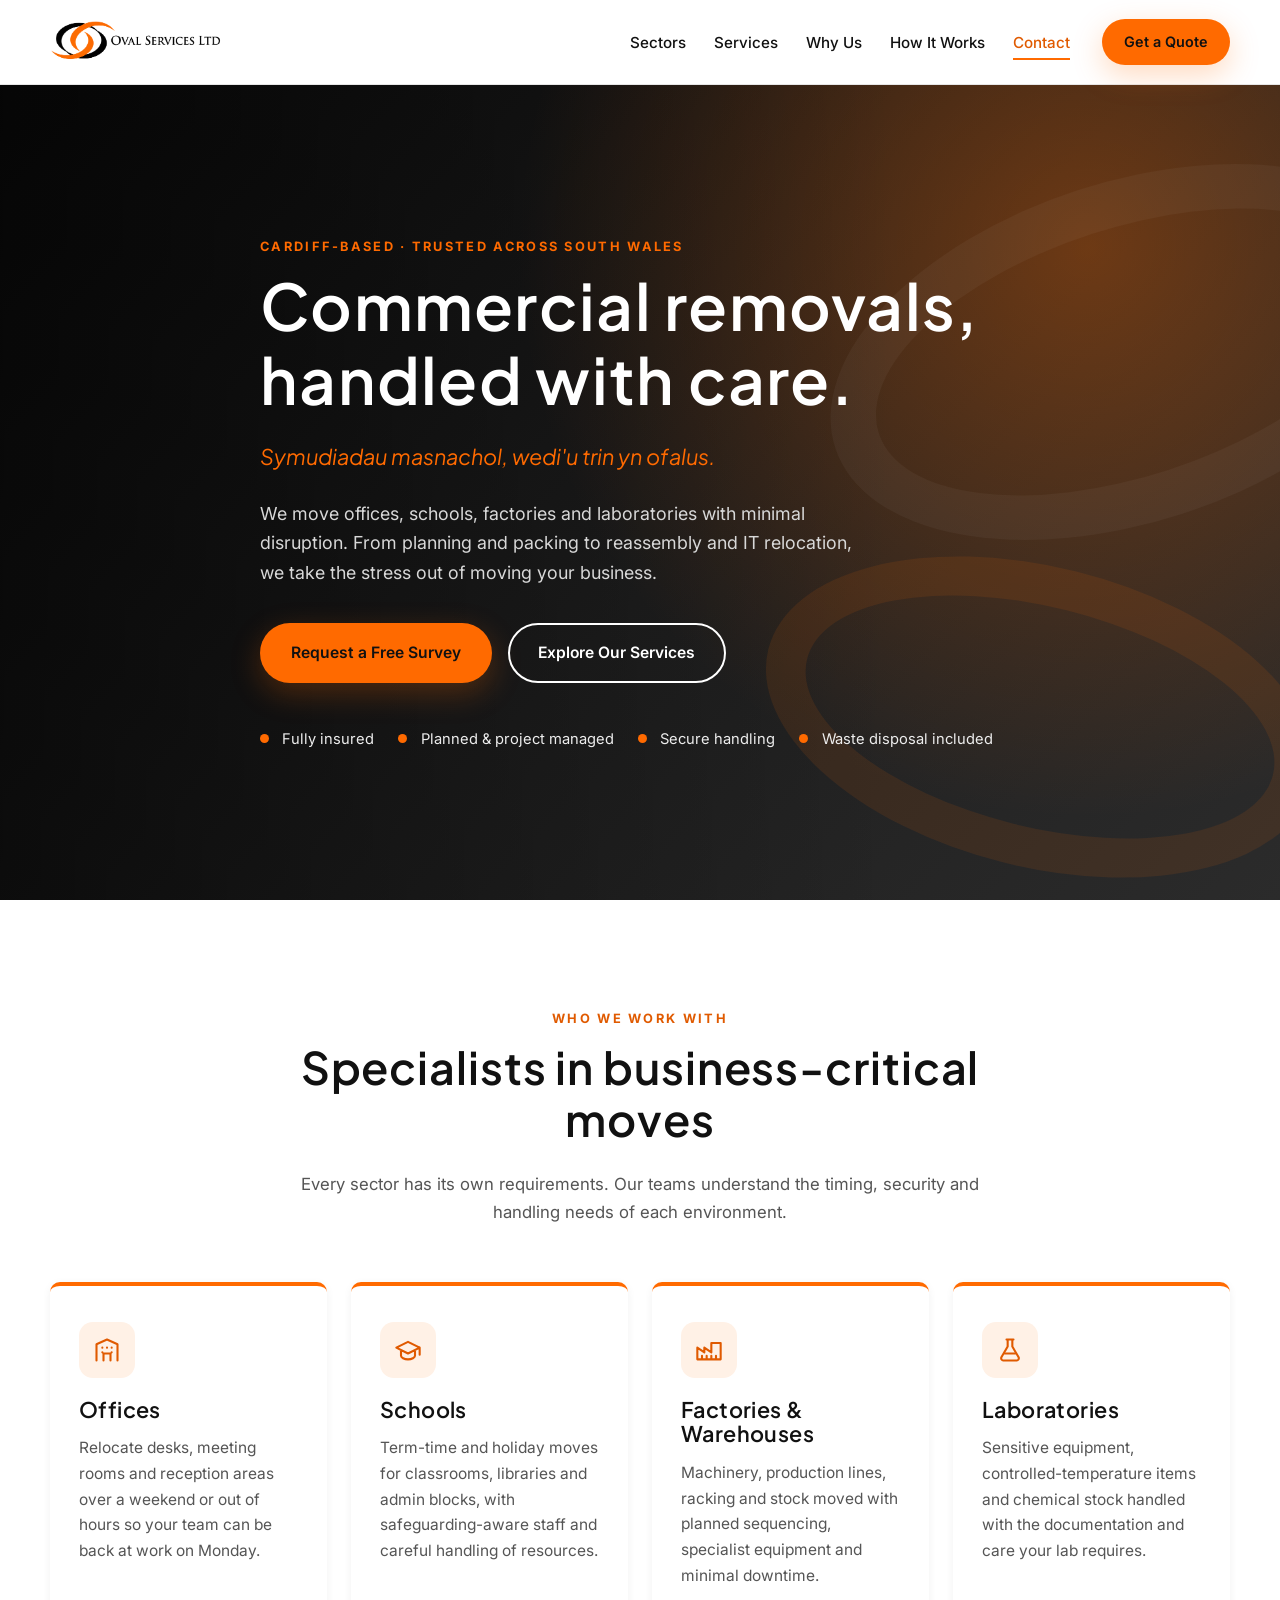
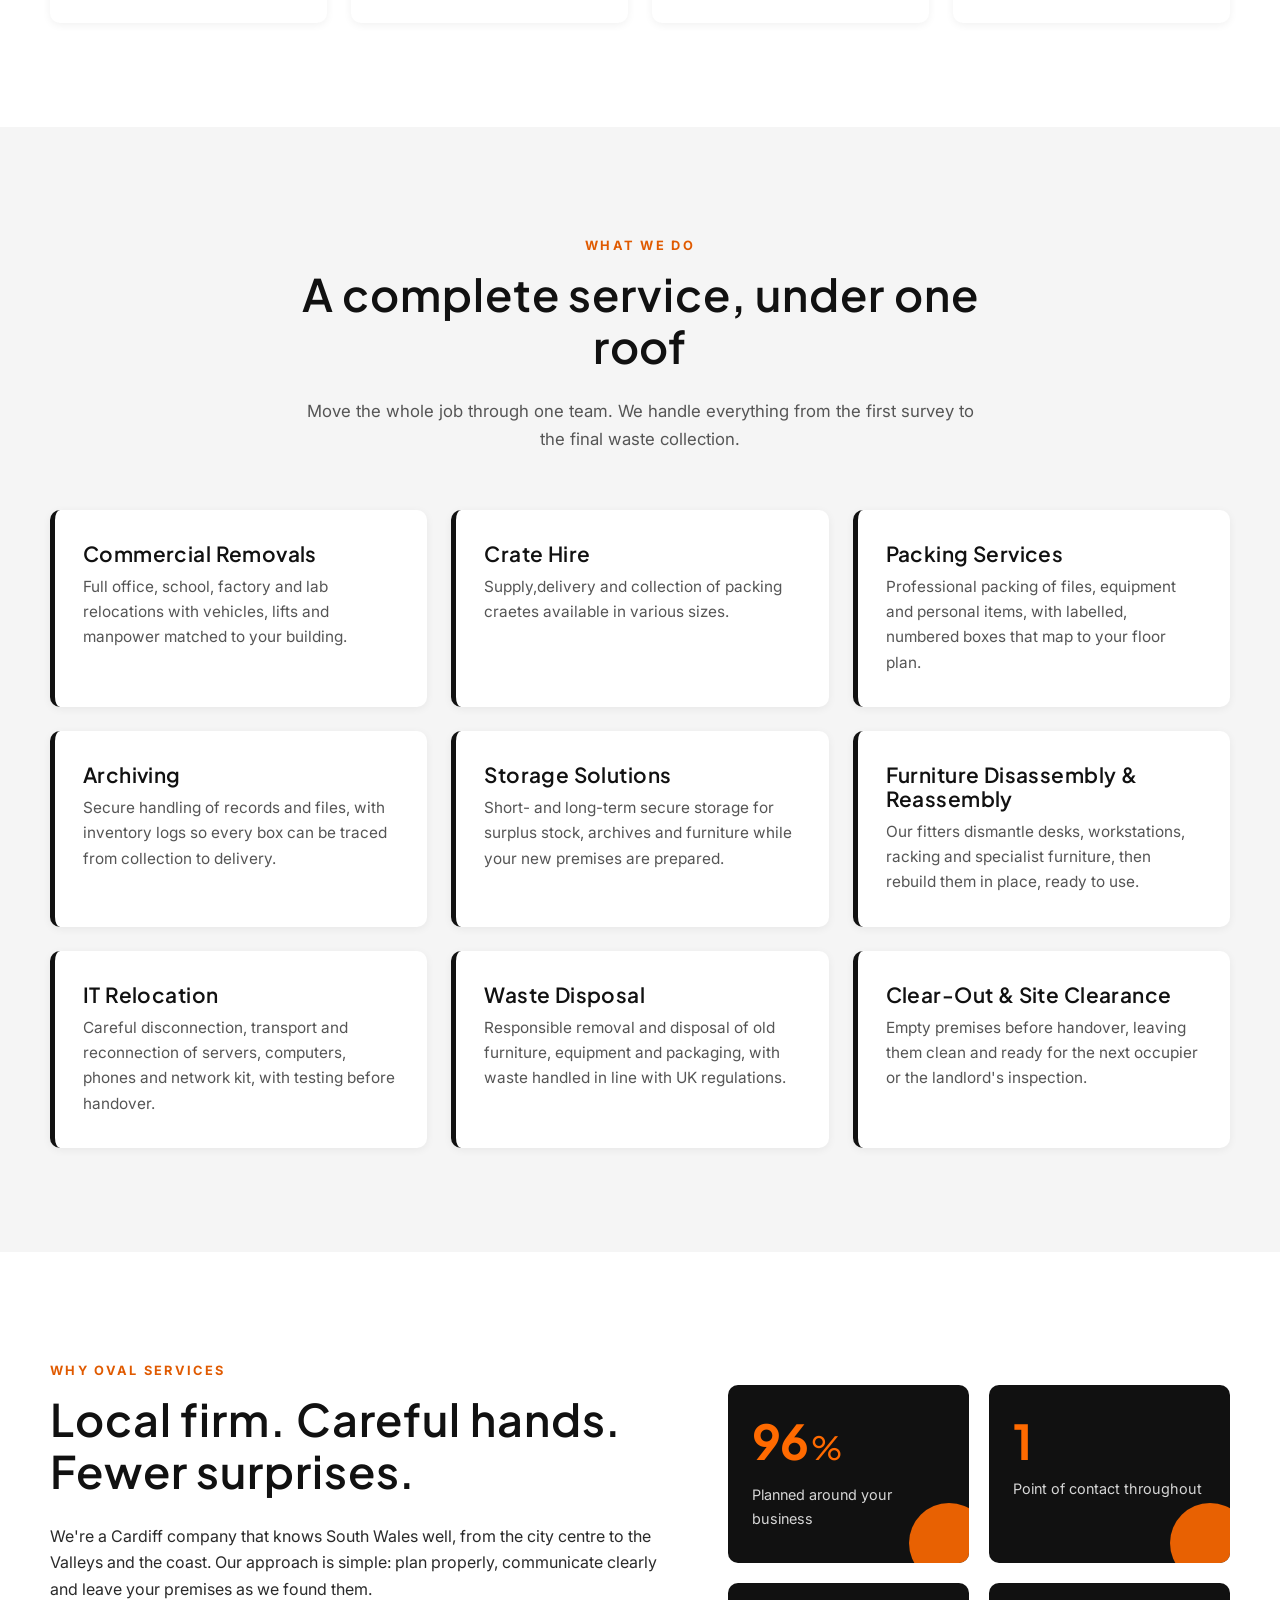
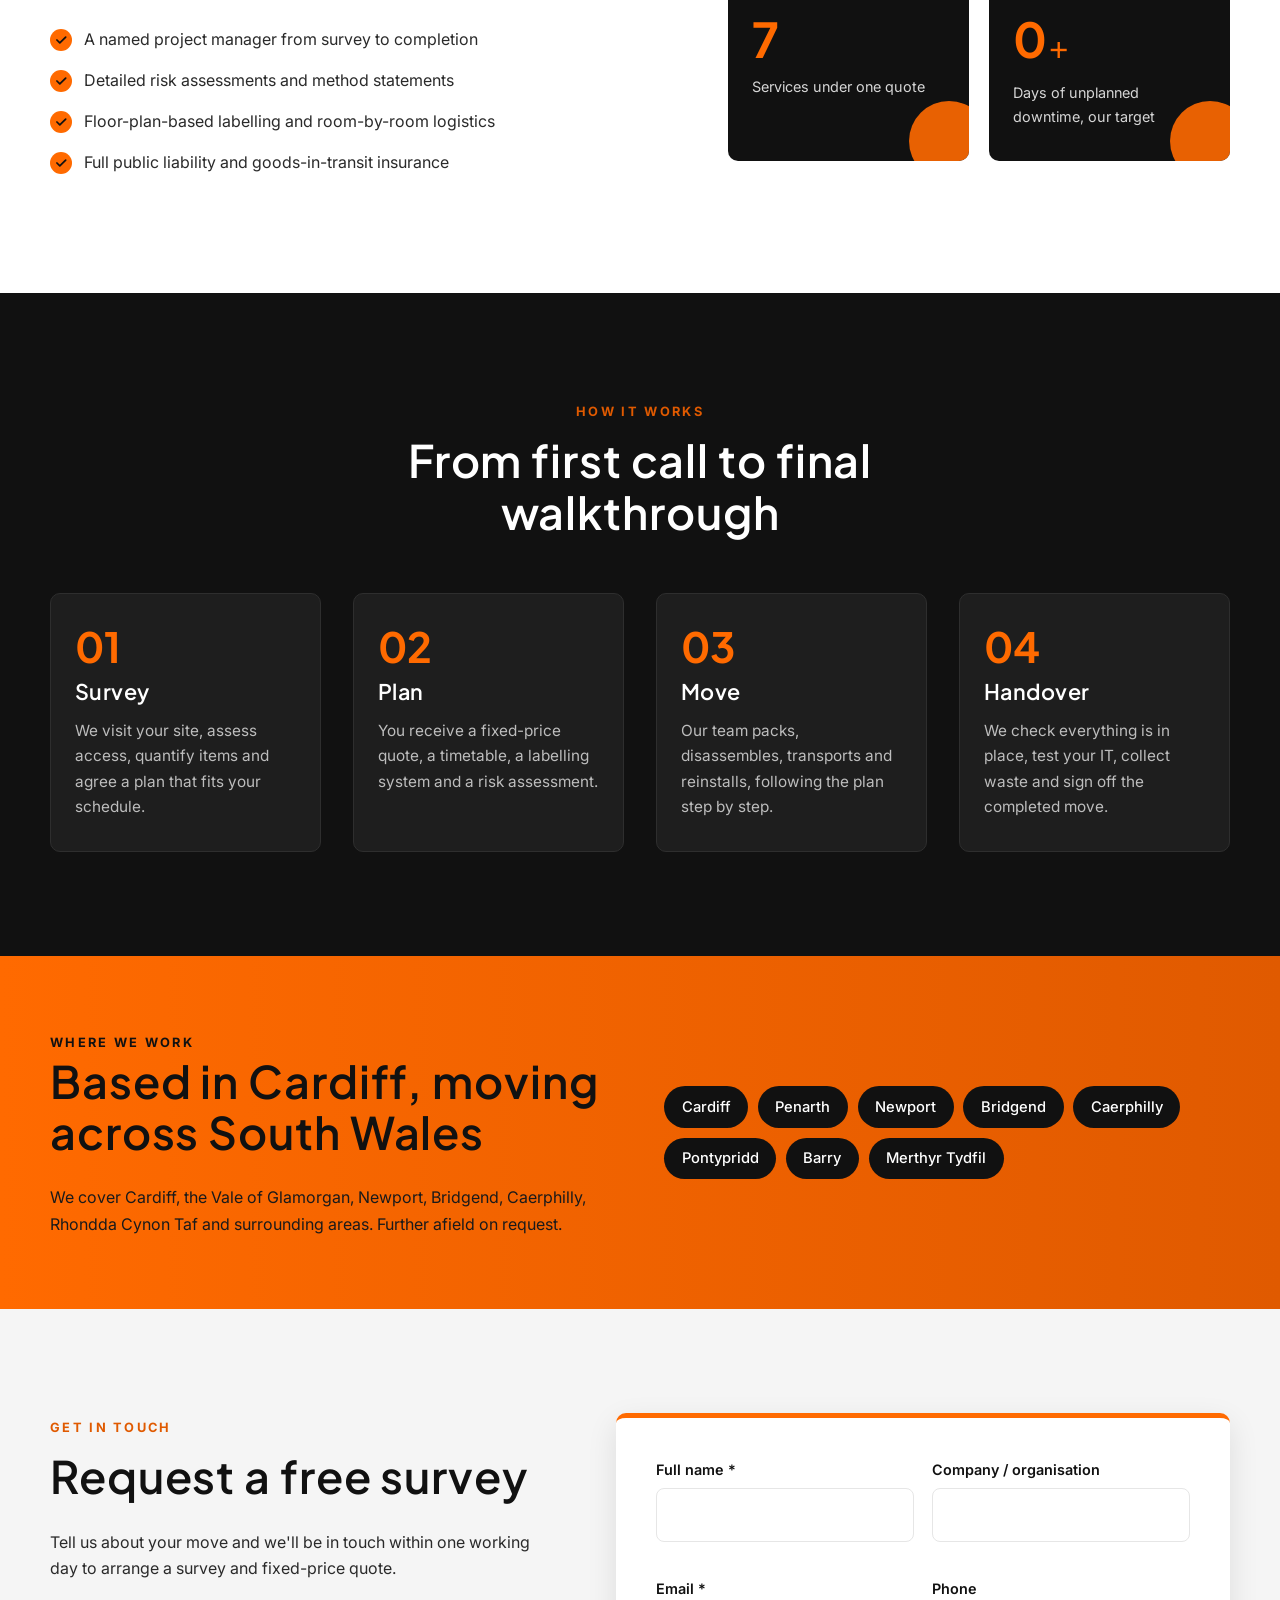
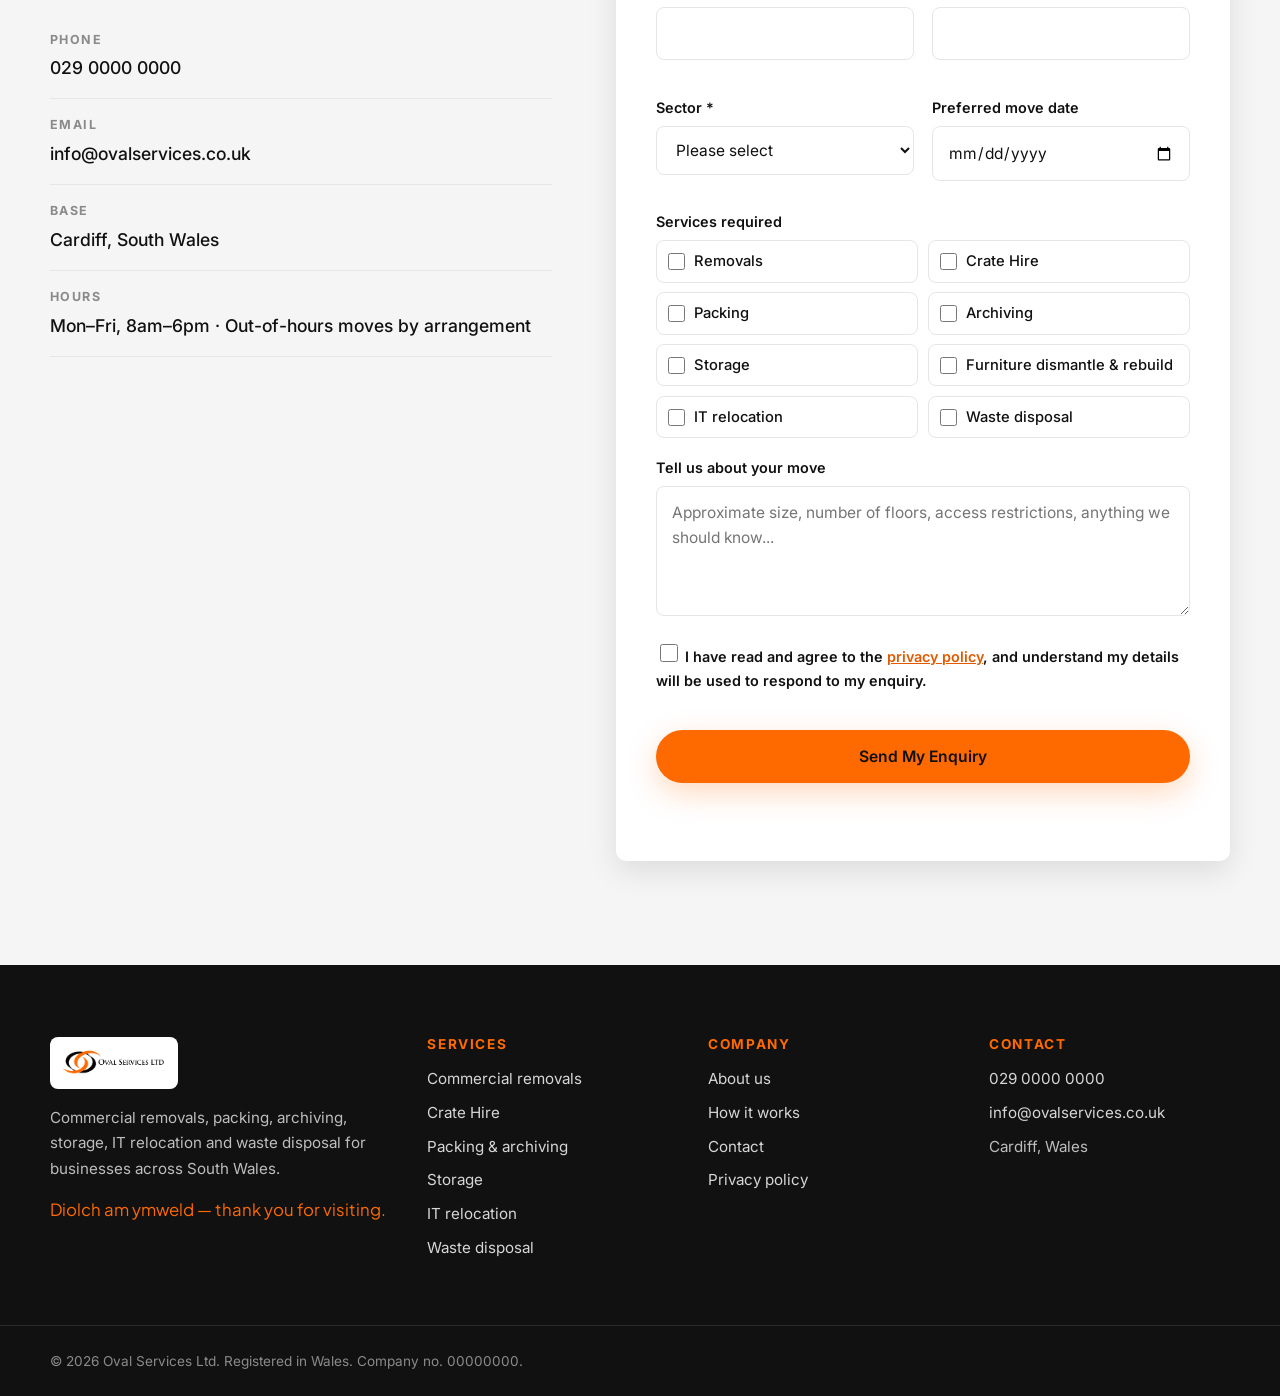
<file: index.html>
<!DOCTYPE html>
<html lang="en-GB">
<head>
  <meta charset="UTF-8">
  <meta name="viewport" content="width=device-width, initial-scale=1.0">
  <meta name="description" content="Oval Services Ltd, Cardiff-based commercial removals for offices, schools, factories and laboratories. Packing, archiving, storage, furniture dismantling, IT relocation and waste disposal across South Wales.">
  <title>Oval Services Ltd | Commercial Removals in Cardiff &amp; South Wales</title>

  <link rel="preconnect" href="https://fonts.googleapis.com">
  <link rel="preconnect" href="https://fonts.gstatic.com" crossorigin>
  <link href="https://fonts.googleapis.com/css2?family=Plus+Jakarta+Sans:wght@500;600;700&family=Inter:wght@400;500;600&display=swap" rel="stylesheet">
  <link rel="stylesheet" href="styles.css">
</head>
<body>

  <a class="skip-link" href="#main">Skip to content</a>

  <!-- HEADER -->
  <header class="site-header" id="top">
    <div class="container nav-wrap">
      <a href="#top" class="brand" aria-label="Oval Services Ltd home">
        <img src="images/logo.png" alt="Oval Services Ltd logo" class="brand-logo">
      </a>

      <button class="nav-toggle" aria-label="Open menu" aria-expanded="false" aria-controls="site-nav">
        <span></span><span></span><span></span>
      </button>

      <nav id="site-nav" class="site-nav" aria-label="Main navigation">
        <ul>
          <li><a href="#sectors">Sectors</a></li>
          <li><a href="#services">Services</a></li>
          <li><a href="#why-us">Why Us</a></li>
          <li><a href="#process">How It Works</a></li>
          <li><a href="#contact">Contact</a></li>
        </ul>
        <a href="#contact" class="btn btn-primary btn-small nav-cta">Get a Quote</a>
      </nav>
    </div>
  </header>

  <main id="main">

    <!-- HERO -->
    <section class="hero">
      <div class="hero-overlay"></div>
      <div class="container hero-content">
        <p class="eyebrow">Cardiff-based &middot; Trusted across South Wales</p>
        <h1>Commercial removals, handled with care.</h1>
        <p class="hero-welsh"><em>Symudiadau masnachol, wedi'u trin yn ofalus.</em></p>
        <p class="hero-lead">
          We move offices, schools, factories and laboratories with minimal disruption.
          From planning and packing to reassembly and IT relocation, we take the stress out of moving your business.
        </p>
        <div class="hero-actions">
          <a href="#contact" class="btn btn-primary">Request a Free Survey</a>
          <a href="#services" class="btn btn-outline">Explore Our Services</a>
        </div>
        <ul class="hero-badges">
          <li>Fully insured</li>
          <li>Planned &amp; project managed</li>
          <li>Secure handling</li>
          <li>Waste disposal included</li>
        </ul>
      </div>
    </section>

    <!-- SECTORS -->
    <section class="section" id="sectors">
      <div class="container">
        <header class="section-head reveal">
          <p class="eyebrow">Who we work with</p>
          <h2>Specialists in business-critical moves</h2>
          <p>Every sector has its own requirements. Our teams understand the timing, security and handling needs of each environment.</p>
        </header>

        <div class="card-grid four">
          <article class="card reveal">
            <div class="card-icon" aria-hidden="true">
              <svg viewBox="0 0 24 24"><path d="M3 21V7l9-4 9 4v14M9 21v-6h6v6M8 10h.01M12 10h.01M16 10h.01M8 14h.01M16 14h.01"/></svg>
            </div>
            <h3>Offices</h3>
            <p>Relocate desks, meeting rooms and reception areas over a weekend or out of hours so your team can be back at work on Monday.</p>
          </article>

          <article class="card reveal">
            <div class="card-icon" aria-hidden="true">
              <svg viewBox="0 0 24 24"><path d="M2 10l10-5 10 5-10 5-10-5zM6 12v5c0 1.5 2.7 3 6 3s6-1.5 6-3v-5M22 10v6"/></svg>
            </div>
            <h3>Schools</h3>
            <p>Term-time and holiday moves for classrooms, libraries and admin blocks, with safeguarding-aware staff and careful handling of resources.</p>
          </article>

          <article class="card reveal">
            <div class="card-icon" aria-hidden="true">
              <svg viewBox="0 0 24 24"><path d="M2 20V10l6 4V10l6 4V6h8v14H2zM6 20v-3M10 20v-3M14 20v-3M18 20v-3"/></svg>
            </div>
            <h3>Factories &amp; Warehouses</h3>
            <p>Machinery, production lines, racking and stock moved with planned sequencing, specialist equipment and minimal downtime.</p>
          </article>

          <article class="card reveal">
            <div class="card-icon" aria-hidden="true">
              <svg viewBox="0 0 24 24"><path d="M9 3h6M10 3v6L4.5 18.5A2 2 0 006.2 21h11.6a2 2 0 001.7-2.5L14 9V3"/><path d="M7.5 15h9"/></svg>
            </div>
            <h3>Laboratories</h3>
            <p>Sensitive equipment, controlled-temperature items and chemical stock handled with the documentation and care your lab requires.</p>
          </article>
        </div>
      </div>
    </section>

    <!-- SERVICES -->
    <section class="section section-alt" id="services">
      <div class="container">
        <header class="section-head reveal">
          <p class="eyebrow">What we do</p>
          <h2>A complete service, under one roof</h2>
          <p>Move the whole job through one team. We handle everything from the first survey to the final waste collection.</p>
        </header>

        <div class="card-grid three">
          <article class="service reveal">
            <h3>Commercial Removals</h3>
            <p>Full office, school, factory and lab relocations with vehicles, lifts and manpower matched to your building.</p>
          </article>

          <article class="service reveal">
            <h3>Crate Hire</h3>
            <p>Supply,delivery and collection of packing craetes available in various sizes.</p>
          </article>

          <article class="service reveal">
            <h3>Packing Services</h3>
            <p>Professional packing of files, equipment and personal items, with labelled, numbered boxes that map to your floor plan.</p>
          </article>

          <article class="service reveal">
            <h3>Archiving</h3>
            <p>Secure handling of records and files, with inventory logs so every box can be traced from collection to delivery.</p>
          </article>

          <article class="service reveal">
            <h3>Storage Solutions</h3>
            <p>Short- and long-term secure storage for surplus stock, archives and furniture while your new premises are prepared.</p>
          </article>

          <article class="service reveal">
            <h3>Furniture Disassembly &amp; Reassembly</h3>
            <p>Our fitters dismantle desks, workstations, racking and specialist furniture, then rebuild them in place, ready to use.</p>
          </article>

          <article class="service reveal">
            <h3>IT Relocation</h3>
            <p>Careful disconnection, transport and reconnection of servers, computers, phones and network kit, with testing before handover.</p>
          </article>

          <article class="service reveal">
            <h3>Waste Disposal</h3>
            <p>Responsible removal and disposal of old furniture, equipment and packaging, with waste handled in line with UK regulations.</p>
          </article>

          <article class="service reveal">
            <h3>Clear-Out &amp; Site Clearance</h3>
            <p>Empty premises before handover, leaving them clean and ready for the next occupier or the landlord's inspection.</p>
          </article>
        </div>
      </div>
    </section>

    <!-- WHY US -->
    <section class="section" id="why-us">
      <div class="container split">
        <div class="split-text reveal">
          <p class="eyebrow">Why Oval Services</p>
          <h2>Local firm. Careful hands. Fewer surprises.</h2>
          <p>
            We're a Cardiff company that knows South Wales well, from the city centre to the Valleys and the coast.
            Our approach is simple: plan properly, communicate clearly and leave your premises as we found them.
          </p>
          <ul class="checklist">
            <li>A named project manager from survey to completion</li>
            <li>Detailed risk assessments and method statements</li>
            <li>Floor-plan-based labelling and room-by-room logistics</li>
            <li>Full public liability and goods-in-transit insurance</li>
          </ul>
        </div>

        <div class="stats reveal">
          <div class="stat">
            <span class="stat-number" data-count="100">0</span><span class="stat-plus">%</span>
            <span class="stat-label">Planned around your business</span>
          </div>
          <div class="stat">
            <span class="stat-number" data-count="1">0</span>
            <span class="stat-label">Point of contact throughout</span>
          </div>
          <div class="stat">
            <span class="stat-number" data-count="7">0</span>
            <span class="stat-label">Services under one quote</span>
          </div>
          <div class="stat">
            <span class="stat-number" data-count="0">0</span><span class="stat-plus">+</span>
            <span class="stat-label">Days of unplanned downtime, our target</span>
          </div>
        </div>
      </div>
    </section>

    <!-- PROCESS -->
    <section class="section section-dark" id="process">
      <div class="container">
        <header class="section-head reveal">
          <p class="eyebrow">How it works</p>
          <h2>From first call to final walkthrough</h2>
        </header>

        <ol class="steps">
          <li class="step reveal">
            <span class="step-num">01</span>
            <h3>Survey</h3>
            <p>We visit your site, assess access, quantify items and agree a plan that fits your schedule.</p>
          </li>
          <li class="step reveal">
            <span class="step-num">02</span>
            <h3>Plan</h3>
            <p>You receive a fixed-price quote, a timetable, a labelling system and a risk assessment.</p>
          </li>
          <li class="step reveal">
            <span class="step-num">03</span>
            <h3>Move</h3>
            <p>Our team packs, disassembles, transports and reinstalls, following the plan step by step.</p>
          </li>
          <li class="step reveal">
            <span class="step-num">04</span>
            <h3>Handover</h3>
            <p>We check everything is in place, test your IT, collect waste and sign off the completed move.</p>
          </li>
        </ol>
      </div>
    </section>

    <!-- AREAS -->
    <section class="section section-areas">
      <div class="container areas reveal">
        <div>
          <p class="eyebrow">Where we work</p>
          <h2>Based in Cardiff, moving across South Wales</h2>
          <p>We cover Cardiff, the Vale of Glamorgan, Newport, Bridgend, Caerphilly, Rhondda Cynon Taf and surrounding areas. Further afield on request.</p>
        </div>
        <ul class="area-tags">
          <li>Cardiff</li>
          <li>Penarth</li>
          <li>Newport</li>
          <li>Bridgend</li>
          <li>Caerphilly</li>
          <li>Pontypridd</li>
          <li>Barry</li>
          <li>Merthyr Tydfil</li>
        </ul>
      </div>
    </section>

    <!-- CONTACT -->
    <section class="section section-alt" id="contact">
      <div class="container contact-grid">
        <div class="contact-info reveal">
          <p class="eyebrow">Get in touch</p>
          <h2>Request a free survey</h2>
          <p>Tell us about your move and we'll be in touch within one working day to arrange a survey and fixed-price quote.</p>

          <ul class="contact-details">
            <li>
              <strong>Phone</strong>
              <a href="tel:+440000000000">029 0000 0000</a>
            </li>
            <li>
              <strong>Email</strong>
              <a href="mailto:info@ovalservices.co.uk">info@ovalservices.co.uk</a>
            </li>
            <li>
              <strong>Base</strong>
              <span>Cardiff, South Wales</span>
            </li>
            <li>
              <strong>Hours</strong>
              <span>Mon&ndash;Fri, 8am&ndash;6pm &middot; Out-of-hours moves by arrangement</span>
            </li>
          </ul>
        </div>

        <form class="contact-form reveal" id="quote-form" novalidate>
          <div class="form-row">
            <div class="field">
              <label for="name">Full name <span aria-hidden="true">*</span></label>
              <input type="text" id="name" name="name" autocomplete="name" required>
              <span class="error" data-error-for="name"></span>
            </div>
            <div class="field">
              <label for="company">Company / organisation</label>
              <input type="text" id="company" name="company" autocomplete="organization">
            </div>
          </div>

          <div class="form-row">
            <div class="field">
              <label for="email">Email <span aria-hidden="true">*</span></label>
              <input type="email" id="email" name="email" autocomplete="email" required>
              <span class="error" data-error-for="email"></span>
            </div>
            <div class="field">
              <label for="phone">Phone</label>
              <input type="tel" id="phone" name="phone" autocomplete="tel">
              <span class="error" data-error-for="phone"></span>
            </div>
          </div>

          <div class="form-row">
            <div class="field">
              <label for="sector">Sector <span aria-hidden="true">*</span></label>
              <select id="sector" name="sector" required>
                <option value="">Please select</option>
                <option>Office</option>
                <option>School / Education</option>
                <option>Factory / Warehouse</option>
                <option>Laboratory</option>
                <option>Other</option>
              </select>
              <span class="error" data-error-for="sector"></span>
            </div>
            <div class="field">
              <label for="date">Preferred move date</label>
              <input type="date" id="date" name="date">
            </div>
          </div>

          <fieldset class="field">
            <legend>Services required</legend>
            <div class="checkbox-grid">
              <label><input type="checkbox" name="services" value="Removals"> Removals</label>
              <label><input type="checkbox" name="services" value="Removals"> Crate Hire</label>
              <label><input type="checkbox" name="services" value="Packing"> Packing</label>
              <label><input type="checkbox" name="services" value="Archiving"> Archiving</label>
              <label><input type="checkbox" name="services" value="Storage"> Storage</label>
              <label><input type="checkbox" name="services" value="Furniture"> Furniture dismantle &amp; rebuild</label>
              <label><input type="checkbox" name="services" value="IT"> IT relocation</label>
              <label><input type="checkbox" name="services" value="Waste"> Waste disposal</label>
            </div>
          </fieldset>

          <div class="field">
            <label for="message">Tell us about your move</label>
            <textarea id="message" name="message" rows="4" placeholder="Approximate size, number of floors, access restrictions, anything we should know..."></textarea>
          </div>
          <div class="field privacy-consent">
            <label class="consent-label">
              <input type="checkbox" name="privacy" id="privacy-consent">
              <span>I have read and agree to the <a href="privacy.html">privacy policy</a>, and understand my details will be used to respond to my enquiry.</span>
            </label>
            <span class="error" data-error-for="privacy"></span>
          </div>
          <button type="submit" class="btn btn-primary btn-block">Send My Enquiry</button>
          <p class="form-status" role="status" aria-live="polite"></p>
        </form>
      </div>
    </section>

  </main>

  <!-- FOOTER -->
  <footer class="site-footer">
    <div class="container footer-grid">
      <div>
        <img src="images/logo.png" alt="Oval Services Ltd" class="footer-logo">
        <p>Commercial removals, packing, archiving, storage, IT relocation and waste disposal for businesses across South Wales.</p>
        <p class="welsh-note">Diolch am ymweld &mdash; thank you for visiting.</p>
      </div>
      <div>
        <h4>Services</h4>
        <ul>
          <li><a href="#services">Commercial removals</a></li>
          <li><a href="#services">Crate Hire</a></li>
          <li><a href="#services">Packing &amp; archiving</a></li>
          <li><a href="#services">Storage</a></li>
          <li><a href="#services">IT relocation</a></li>
          <li><a href="#services">Waste disposal</a></li>
        </ul>
      </div>
      <div>
        <h4>Company</h4>
        <ul>
          <li><a href="#why-us">About us</a></li>
          <li><a href="#process">How it works</a></li>
          <li><a href="#contact">Contact</a></li>
          <li><a href="privacy.html">Privacy policy</a></li>
        </ul>
      </div>
      <div>
        <h4>Contact</h4>
        <ul>
          <li><a href="tel:+440000000000">029 0000 0000</a></li>
          <li><a href="mailto:info@ovalservices.co.uk">info@ovalservices.co.uk</a></li>
          <li>Cardiff, Wales</li>
        </ul>
      </div>
    </div>
    <div class="footer-bottom">
      <div class="container">
        <p>&copy; <span id="year"></span> Oval Services Ltd. Registered in Wales. Company no. 00000000.</p>
      </div>
    </div>
  </footer>

  <a href="#top" class="back-to-top" aria-label="Back to top">&uarr;</a>
  <!-- PRIVACY POPUP -->
  <dialog id="privacy-popup" class="privacy-popup" aria-labelledby="privacy-popup-title">
    <div class="privacy-popup-inner">
      <p class="eyebrow">Your privacy</p>
      <h2 id="privacy-popup-title">How we use your details</h2>
      <ul>
        <li>We only collect what we need to respond to your enquiry and deliver your move.</li>
        <li>We never sell your personal data.</li>
        <li>We keep enquiry details for 12 months and job records for 6 years.</li>
        <li>You can ask to see, correct or delete your data at any time.</li>
      </ul>
      <div class="privacy-popup-actions">
        <a href="privacy.html" class="btn btn-outline-dark">Read full policy</a>
        <button type="button" class="btn btn-primary" data-close-privacy>Got it</button>
      </div>
    </div>
  </dialog>
  <script src="script.js"></script>
</body>
</html>
</file>
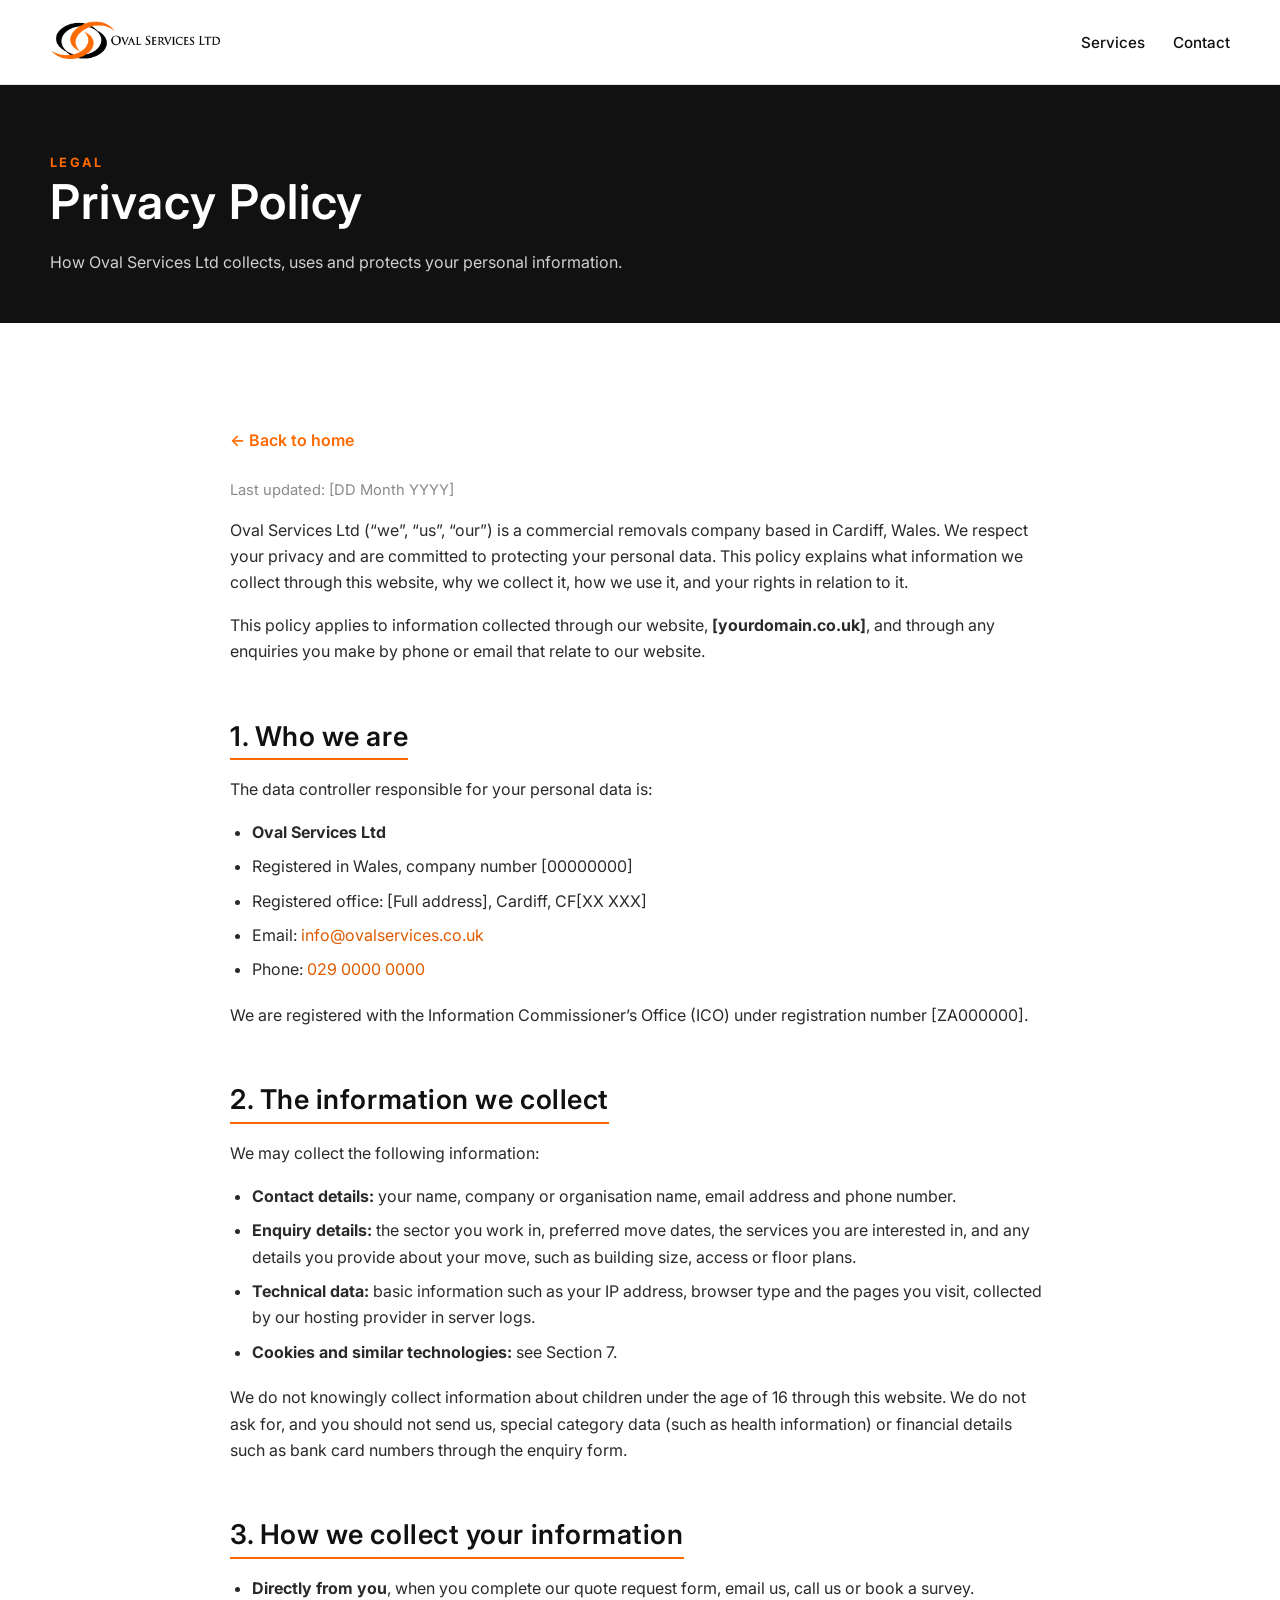
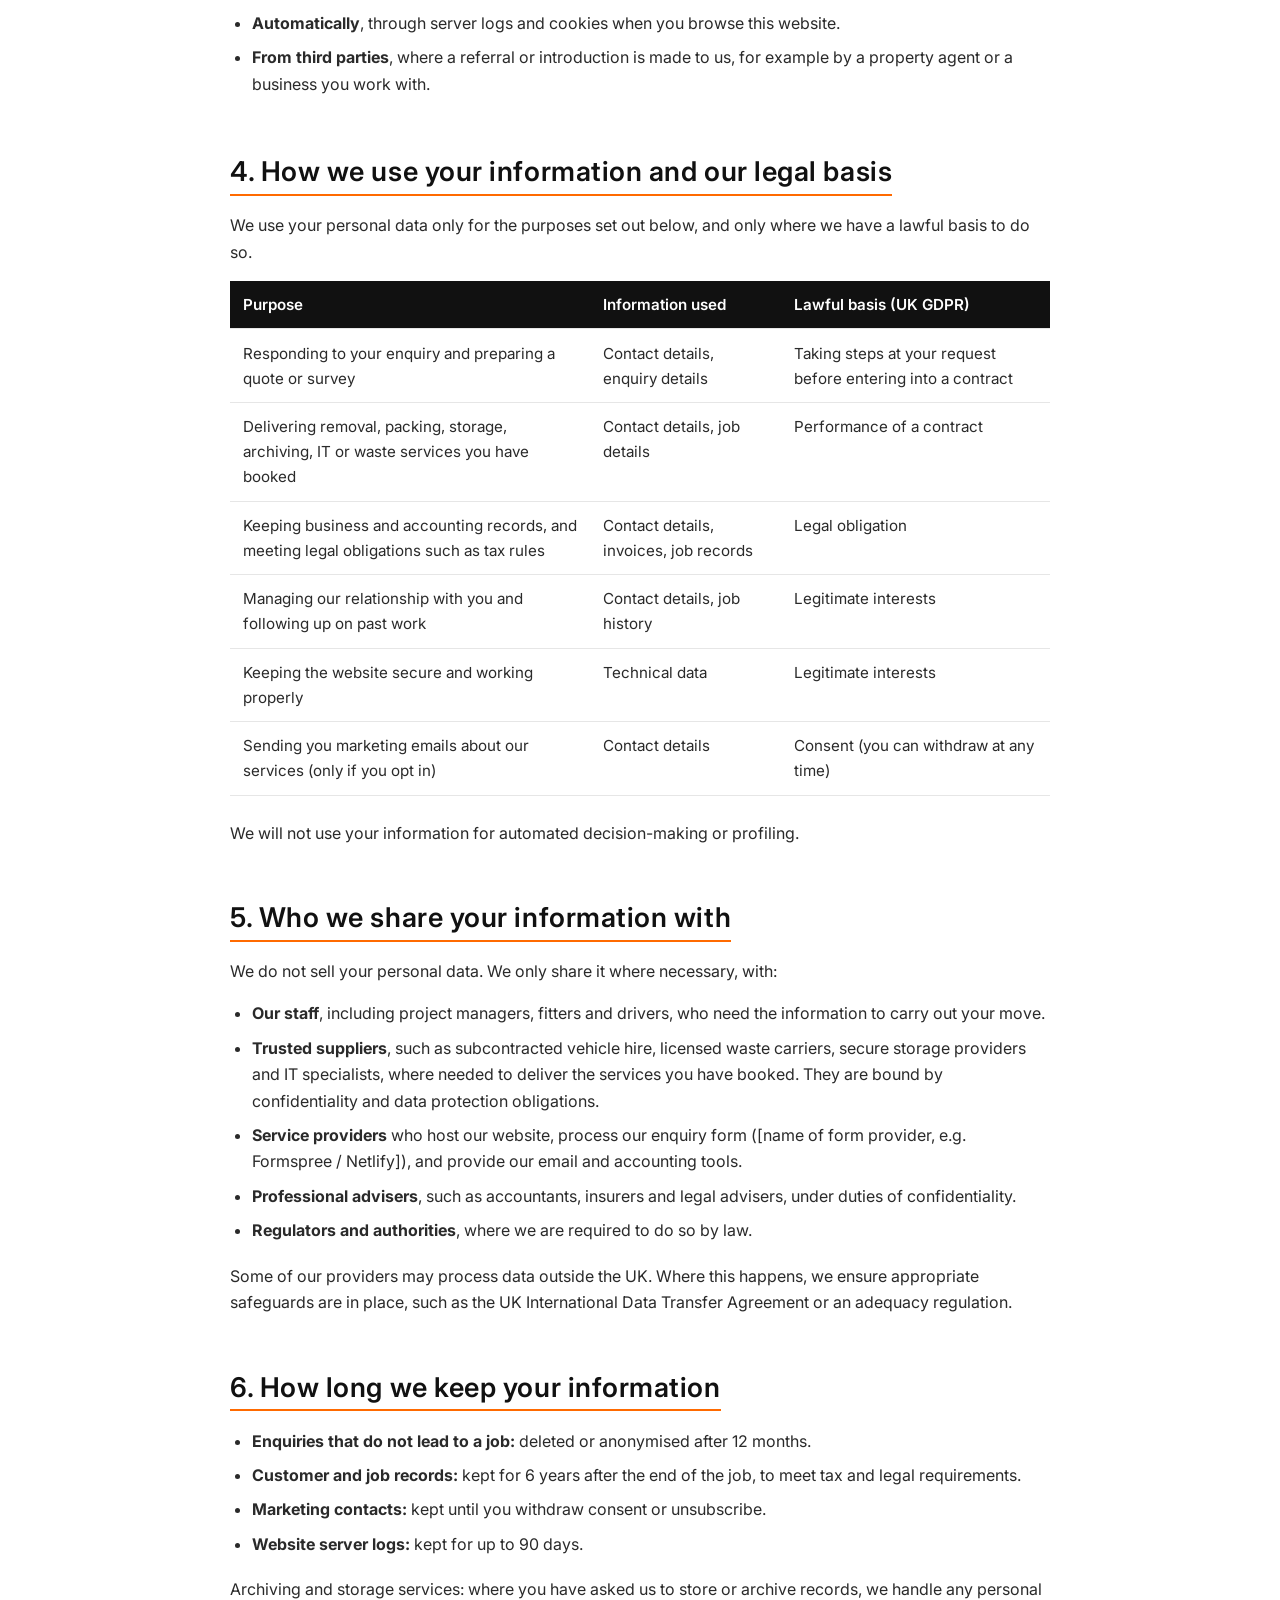
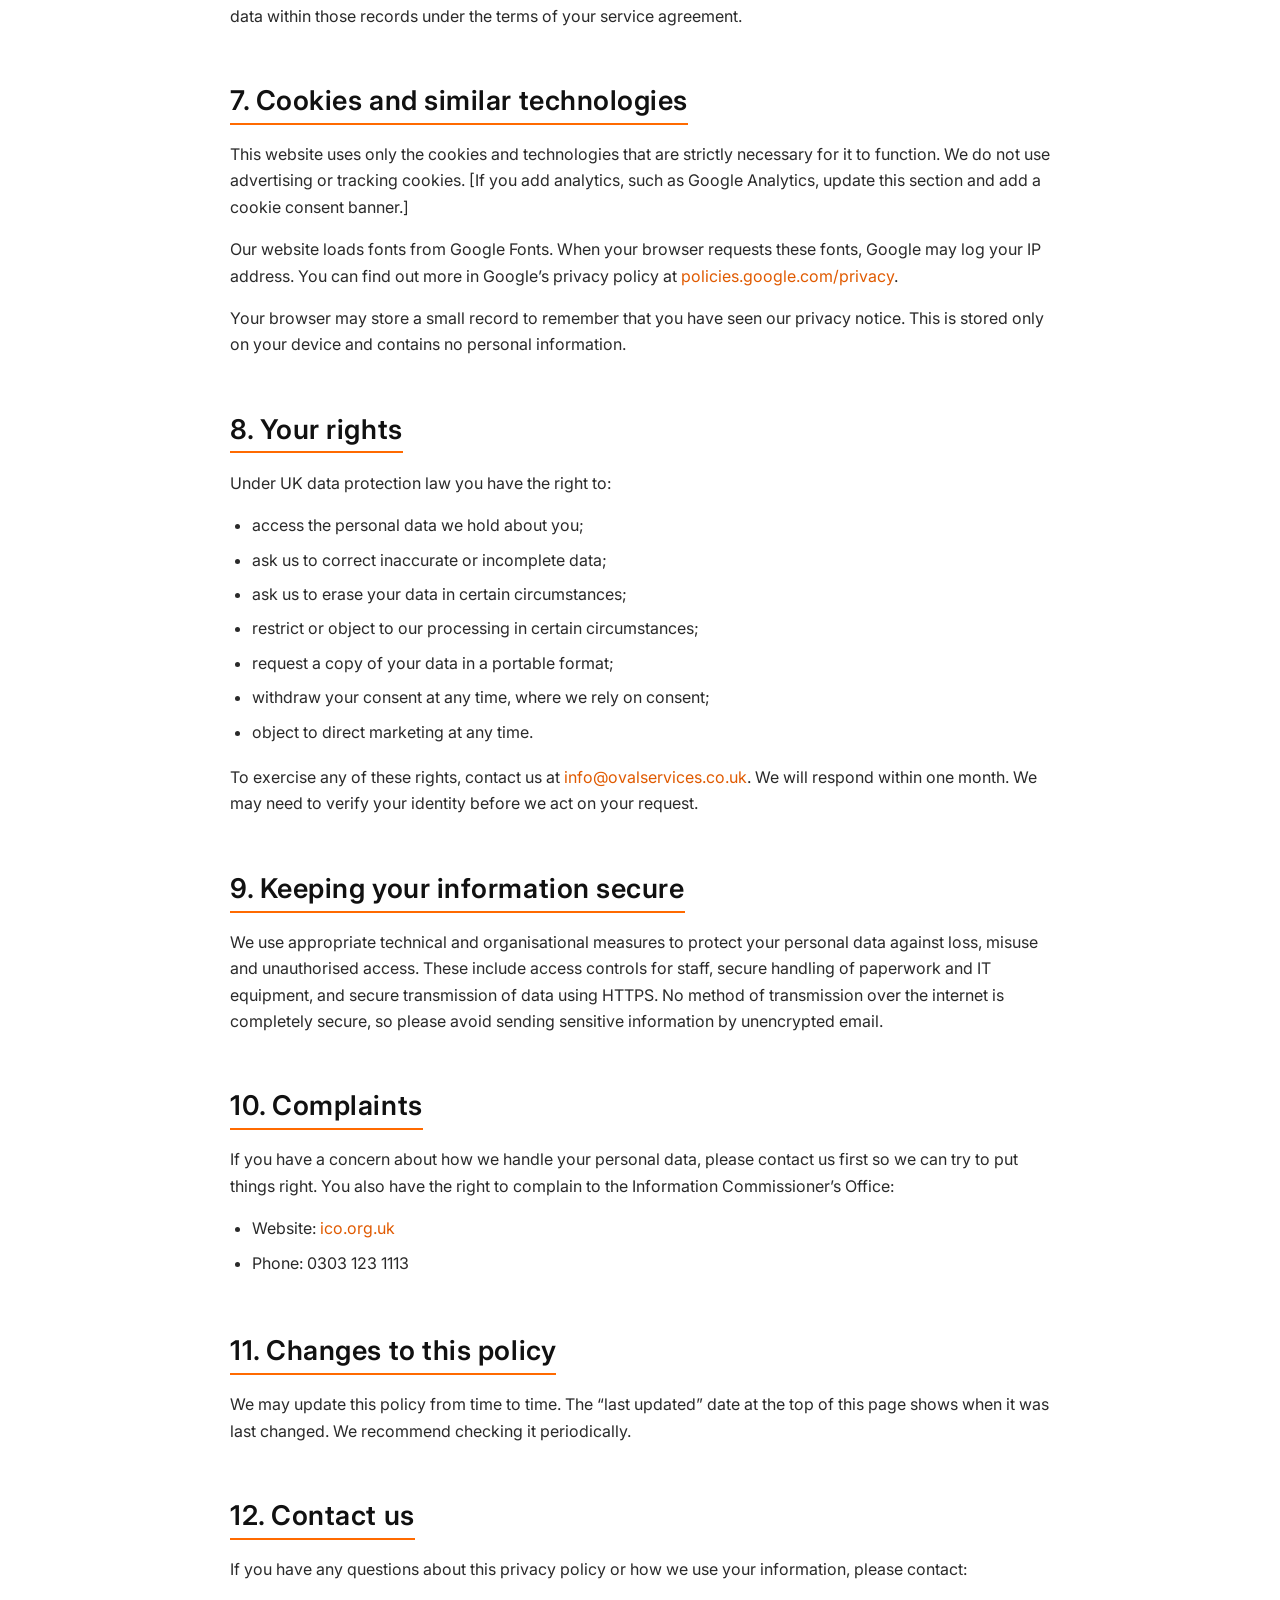
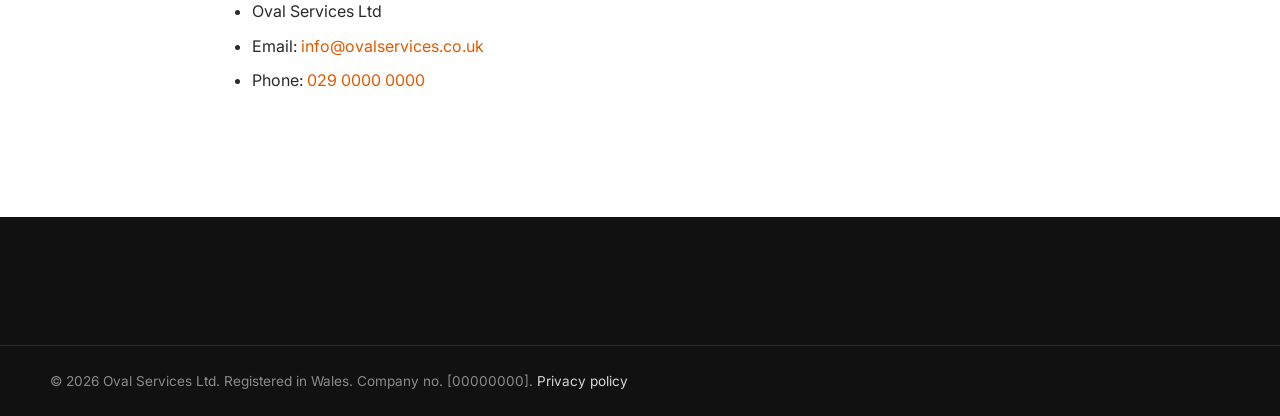
<file: privacy.html>
<!DOCTYPE html>
<html lang="en-GB">
<head>
  <meta charset="UTF-8">
  <meta name="viewport" content="width=device-width, initial-scale=1.0">
  <meta name="robots" content="index, follow">
  <title>Privacy Policy | Oval Services Ltd</title>

  <link rel="preconnect" href="https://fonts.googleapis.com">
  <link rel="preconnect" href="https://fonts.gstatic.com" crossorigin>
  <link href="https://fonts.googleapis.com/css2?family=Cormorant+SC:wght@500;600;700&family=Inter:wght@400;500;600;700&display=swap" rel="stylesheet">
  <link rel="stylesheet" href="styles.css">

  <style>
    .legal {
      max-width: 820px;
      margin: 0 auto;
    }
    .legal h2 {
      font-size: 1.7rem;
      margin-top: 2.5rem;
      padding-bottom: 0.4rem;
      border-bottom: 2px solid var(--orange);
      display: inline-block;
    }
    .legal h3 {
      font-size: 1.2rem;
      margin-top: 1.5rem;
    }
    .legal ul {
      padding-left: 1.4rem;
      margin-bottom: 1.2rem;
    }
    .legal li {
      margin-bottom: 0.5rem;
    }
    .legal table {
      width: 100%;
      border-collapse: collapse;
      margin: 1rem 0 1.5rem;
      font-size: 0.95rem;
    }
    .legal th,
    .legal td {
      text-align: left;
      padding: 0.7rem 0.8rem;
      border-bottom: 1px solid var(--grey-200);
      vertical-align: top;
    }
    .legal th {
      background: var(--black);
      color: var(--white);
      font-weight: 600;
    }
    .legal .updated {
      color: var(--grey-500);
      font-size: 0.92rem;
    }
    .legal-hero {
      background: var(--black);
      color: var(--white);
      padding: 4rem 0 3rem;
    }
    .legal-hero h1 {
      color: var(--white);
      font-size: clamp(2.2rem, 4vw, 3rem);
      margin-bottom: 0.4em;
    }
    .legal-hero .eyebrow {
      color: var(--orange);
    }
    .legal-hero p {
      color: #D0D0D0;
      margin: 0;
    }
    .legal-nav-back {
      display: inline-block;
      margin-bottom: 1.5rem;
      font-weight: 600;
      color: var(--orange);
    }
  </style>
</head>
<body>

  <header class="site-header">
    <div class="container nav-wrap">
      <a href="index.html" class="brand" aria-label="Oval Services Ltd home">
        <img src="images/logo.png" alt="Oval Services Ltd logo" class="brand-logo">
      </a>
      <nav class="site-nav" aria-label="Main navigation">
        <ul>
          <li><a href="index.html#services">Services</a></li>
          <li><a href="index.html#contact">Contact</a></li>
        </ul>
      </nav>
    </div>
  </header>

  <main>
    <section class="legal-hero">
      <div class="container">
        <p class="eyebrow">Legal</p>
        <h1>Privacy Policy</h1>
        <p>How Oval Services Ltd collects, uses and protects your personal information.</p>
      </div>
    </section>

    <section class="section">
      <div class="container legal">
        <a href="index.html" class="legal-nav-back">&larr; Back to home</a>

        <p class="updated">Last updated: [DD Month YYYY]</p>

        <p>
          Oval Services Ltd (&ldquo;we&rdquo;, &ldquo;us&rdquo;, &ldquo;our&rdquo;) is a commercial removals company based in Cardiff, Wales.
          We respect your privacy and are committed to protecting your personal data. This policy explains what information we collect
          through this website, why we collect it, how we use it, and your rights in relation to it.
        </p>
        <p>
          This policy applies to information collected through our website, <strong>[yourdomain.co.uk]</strong>, and through any
          enquiries you make by phone or email that relate to our website.
        </p>

        <h2>1. Who we are</h2>
        <p>
          The data controller responsible for your personal data is:
        </p>
        <ul>
          <li><strong>Oval Services Ltd</strong></li>
          <li>Registered in Wales, company number [00000000]</li>
          <li>Registered office: [Full address], Cardiff, CF[XX XXX]</li>
          <li>Email: <a href="mailto:info@ovalservices.co.uk">info@ovalservices.co.uk</a></li>
          <li>Phone: <a href="tel:+440000000000">029 0000 0000</a></li>
        </ul>
        <p>
          We are registered with the Information Commissioner&rsquo;s Office (ICO) under registration number [ZA000000].
        </p>

        <h2>2. The information we collect</h2>
        <p>We may collect the following information:</p>
        <ul>
          <li><strong>Contact details:</strong> your name, company or organisation name, email address and phone number.</li>
          <li><strong>Enquiry details:</strong> the sector you work in, preferred move dates, the services you are interested in, and any details you provide about your move, such as building size, access or floor plans.</li>
          <li><strong>Technical data:</strong> basic information such as your IP address, browser type and the pages you visit, collected by our hosting provider in server logs.</li>
          <li><strong>Cookies and similar technologies:</strong> see Section 7.</li>
        </ul>
        <p>
          We do not knowingly collect information about children under the age of 16 through this website. We do not ask for,
          and you should not send us, special category data (such as health information) or financial details such as bank
          card numbers through the enquiry form.
        </p>

        <h2>3. How we collect your information</h2>
        <ul>
          <li><strong>Directly from you</strong>, when you complete our quote request form, email us, call us or book a survey.</li>
          <li><strong>Automatically</strong>, through server logs and cookies when you browse this website.</li>
          <li><strong>From third parties</strong>, where a referral or introduction is made to us, for example by a property agent or a business you work with.</li>
        </ul>

        <h2>4. How we use your information and our legal basis</h2>
        <p>We use your personal data only for the purposes set out below, and only where we have a lawful basis to do so.</p>

        <table>
          <thead>
            <tr>
              <th>Purpose</th>
              <th>Information used</th>
              <th>Lawful basis (UK GDPR)</th>
            </tr>
          </thead>
          <tbody>
            <tr>
              <td>Responding to your enquiry and preparing a quote or survey</td>
              <td>Contact details, enquiry details</td>
              <td>Taking steps at your request before entering into a contract</td>
            </tr>
            <tr>
              <td>Delivering removal, packing, storage, archiving, IT or waste services you have booked</td>
              <td>Contact details, job details</td>
              <td>Performance of a contract</td>
            </tr>
            <tr>
              <td>Keeping business and accounting records, and meeting legal obligations such as tax rules</td>
              <td>Contact details, invoices, job records</td>
              <td>Legal obligation</td>
            </tr>
            <tr>
              <td>Managing our relationship with you and following up on past work</td>
              <td>Contact details, job history</td>
              <td>Legitimate interests</td>
            </tr>
            <tr>
              <td>Keeping the website secure and working properly</td>
              <td>Technical data</td>
              <td>Legitimate interests</td>
            </tr>
            <tr>
              <td>Sending you marketing emails about our services (only if you opt in)</td>
              <td>Contact details</td>
              <td>Consent (you can withdraw at any time)</td>
            </tr>
          </tbody>
        </table>

        <p>
          We will not use your information for automated decision-making or profiling.
        </p>

        <h2>5. Who we share your information with</h2>
        <p>
          We do not sell your personal data. We only share it where necessary, with:
        </p>
        <ul>
          <li><strong>Our staff</strong>, including project managers, fitters and drivers, who need the information to carry out your move.</li>
          <li><strong>Trusted suppliers</strong>, such as subcontracted vehicle hire, licensed waste carriers, secure storage providers and IT specialists, where needed to deliver the services you have booked. They are bound by confidentiality and data protection obligations.</li>
          <li><strong>Service providers</strong> who host our website, process our enquiry form ([name of form provider, e.g. Formspree / Netlify]), and provide our email and accounting tools.</li>
          <li><strong>Professional advisers</strong>, such as accountants, insurers and legal advisers, under duties of confidentiality.</li>
          <li><strong>Regulators and authorities</strong>, where we are required to do so by law.</li>
        </ul>
        <p>
          Some of our providers may process data outside the UK. Where this happens, we ensure appropriate safeguards are in place,
          such as the UK International Data Transfer Agreement or an adequacy regulation.
        </p>

        <h2>6. How long we keep your information</h2>
        <ul>
          <li><strong>Enquiries that do not lead to a job:</strong> deleted or anonymised after 12 months.</li>
          <li><strong>Customer and job records:</strong> kept for 6 years after the end of the job, to meet tax and legal requirements.</li>
          <li><strong>Marketing contacts:</strong> kept until you withdraw consent or unsubscribe.</li>
          <li><strong>Website server logs:</strong> kept for up to 90 days.</li>
        </ul>
        <p>
          Archiving and storage services: where you have asked us to store or archive records, we handle any personal data within
          those records under the terms of your service agreement.
        </p>

        <h2>7. Cookies and similar technologies</h2>
        <p>
          This website uses only the cookies and technologies that are strictly necessary for it to function. We do not use advertising
          or tracking cookies. [If you add analytics, such as Google Analytics, update this section and add a cookie consent banner.]
        </p>
        <p>
          Our website loads fonts from Google Fonts. When your browser requests these fonts, Google may log your IP address. You can
          find out more in Google&rsquo;s privacy policy at <a href="https://policies.google.com/privacy" target="_blank" rel="noopener">policies.google.com/privacy</a>.
        </p>
        <p>
          Your browser may store a small record to remember that you have seen our privacy notice. This is stored only on your device
          and contains no personal information.
        </p>

        <h2>8. Your rights</h2>
        <p>Under UK data protection law you have the right to:</p>
        <ul>
          <li>access the personal data we hold about you;</li>
          <li>ask us to correct inaccurate or incomplete data;</li>
          <li>ask us to erase your data in certain circumstances;</li>
          <li>restrict or object to our processing in certain circumstances;</li>
          <li>request a copy of your data in a portable format;</li>
          <li>withdraw your consent at any time, where we rely on consent;</li>
          <li>object to direct marketing at any time.</li>
        </ul>
        <p>
          To exercise any of these rights, contact us at <a href="mailto:info@ovalservices.co.uk">info@ovalservices.co.uk</a>.
          We will respond within one month. We may need to verify your identity before we act on your request.
        </p>

        <h2>9. Keeping your information secure</h2>
        <p>
          We use appropriate technical and organisational measures to protect your personal data against loss, misuse and unauthorised
          access. These include access controls for staff, secure handling of paperwork and IT equipment, and secure transmission
          of data using HTTPS. No method of transmission over the internet is completely secure, so please avoid sending sensitive
          information by unencrypted email.
        </p>

        <h2>10. Complaints</h2>
        <p>
          If you have a concern about how we handle your personal data, please contact us first so we can try to put things right.
          You also have the right to complain to the Information Commissioner&rsquo;s Office:
        </p>
        <ul>
          <li>Website: <a href="https://ico.org.uk" target="_blank" rel="noopener">ico.org.uk</a></li>
          <li>Phone: 0303 123 1113</li>
        </ul>

        <h2>11. Changes to this policy</h2>
        <p>
          We may update this policy from time to time. The &ldquo;last updated&rdquo; date at the top of this page shows when it was
          last changed. We recommend checking it periodically.
        </p>

        <h2>12. Contact us</h2>
        <p>
          If you have any questions about this privacy policy or how we use your information, please contact:
        </p>
        <ul>
          <li>Oval Services Ltd</li>
          <li>Email: <a href="mailto:info@ovalservices.co.uk">info@ovalservices.co.uk</a></li>
          <li>Phone: <a href="tel:+440000000000">029 0000 0000</a></li>
        </ul>
      </div>
    </section>
  </main>

  <footer class="site-footer">
    <div class="footer-bottom">
      <div class="container">
        <p>&copy; <span id="year"></span> Oval Services Ltd. Registered in Wales. Company no. [00000000]. <a href="privacy.html">Privacy policy</a></p>
      </div>
    </div>
  </footer>

  <script>
    document.getElementById('year').textContent = new Date().getFullYear();
  </script>
</body>
</html>
</file>
<file: styles.css>
/* ==========================================================
   Oval Services Ltd | Stylesheet
   Colour scheme taken from the logo:
   Orange #FF6A00 and Black #111111
   ========================================================== */

:root {
  --orange: #FF6A00;
  --orange-dark: #E05A00;
  --orange-soft: #FFF1E6;
  --black: #111111;
  --charcoal: #1E1E1E;
  --grey-900: #2A2A2A;
  --grey-700: #555555;
  --grey-500: #8A8A8A;
  --grey-200: #E6E6E6;
  --grey-100: #F5F5F5;
  --white: #FFFFFF;

  --font-heading: 'Plus Jakarta Sans', 'Inter', system-ui, -apple-system, 'Segoe UI', Roboto, sans-serif;
  --font-body: 'Inter', system-ui, -apple-system, 'Segoe UI', Roboto, sans-serif;

  --radius: 10px;
  --shadow-sm: 0 2px 8px rgba(0, 0, 0, 0.06);
  --shadow-md: 0 10px 30px rgba(0, 0, 0, 0.10);
  --shadow-orange: 0 10px 30px rgba(255, 106, 0, 0.25);

  --container: 1180px;
  --header-h: 84px;
  --transition: 0.3s ease;
}

/* ---------- Base ---------- */
*,
*::before,
*::after {
  box-sizing: border-box;
}

html {
  scroll-behavior: smooth;
  scroll-padding-top: calc(var(--header-h) + 12px);
}

body {
  margin: 0;
  font-family: var(--font-body);
  font-size: 1rem;
  line-height: 1.65;
  color: var(--grey-900);
  background: var(--white);
  -webkit-font-smoothing: antialiased;
}

img {
  max-width: 100%;
  display: block;
}

a {
  color: var(--orange-dark);
  text-decoration: none;
  transition: color var(--transition);
}

a:hover {
  color: var(--orange);
}

h1, h2, h3, h4 {
  font-family: var(--font-heading);
  color: var(--black);
  line-height: 1.15;
  margin: 0 0 0.6em;
  font-weight: 600;
  letter-spacing: 0.02em;
}

h1 { font-size: clamp(2.4rem, 5vw, 4rem); }
h2 { font-size: clamp(2rem, 3.6vw, 2.8rem); }
h3 { font-size: 1.35rem; }
h4 { font-size: 1.1rem; margin-bottom: 0.8rem; }

p {
  margin: 0 0 1em;
}

ul, ol {
  margin: 0;
  padding: 0;
}

.container {
  width: min(100% - 2.5rem, var(--container));
  margin-inline: auto;
}

.skip-link {
  position: absolute;
  left: -999px;
  top: 0;
  background: var(--orange);
  color: var(--black);
  padding: 0.6rem 1rem;
  z-index: 1000;
}

.skip-link:focus {
  left: 1rem;
}

:focus-visible {
  outline: 3px solid var(--orange);
  outline-offset: 3px;
}

.eyebrow {
  display: inline-block;
  font-family: var(--font-body);
  font-size: 0.8rem;
  font-weight: 700;
  letter-spacing: 0.18em;
  text-transform: uppercase;
  color: var(--orange-dark);
  margin-bottom: 0.75rem;
}

/* ---------- Buttons ---------- */
.btn {
  display: inline-flex;
  align-items: center;
  justify-content: center;
  gap: 0.5rem;
  padding: 0.95rem 1.8rem;
  border-radius: 999px;
  border: 2px solid transparent;
  font-family: var(--font-body);
  font-weight: 600;
  font-size: 0.98rem;
  cursor: pointer;
  transition: transform var(--transition), background var(--transition), color var(--transition), box-shadow var(--transition);
  text-align: center;
}

.btn:hover {
  transform: translateY(-2px);
}

.btn-primary {
  background: var(--orange);
  color: var(--black);
  box-shadow: var(--shadow-orange);
}

.btn-primary:hover {
  background: var(--orange-dark);
  color: var(--black);
}

.btn-outline {
  background: transparent;
  color: var(--white);
  border-color: var(--white);
}

.btn-outline:hover {
  background: var(--white);
  color: var(--black);
}

.btn-small {
  padding: 0.6rem 1.25rem;
  font-size: 0.9rem;
}

.btn-block {
  width: 100%;
}

/* ---------- Header ---------- */
.site-header {
  position: sticky;
  top: 0;
  z-index: 100;
  background: var(--white);
  height: var(--header-h);
  box-shadow: 0 1px 0 var(--grey-200);
  transition: box-shadow var(--transition);
}

.site-header.scrolled {
  box-shadow: var(--shadow-md);
}

.nav-wrap {
  height: 100%;
  display: flex;
  align-items: center;
  justify-content: space-between;
}

.brand-logo {
  height: 60px;
  width: auto;
}

.site-nav {
  display: flex;
  align-items: center;
  gap: 2rem;
}

.site-nav ul {
  display: flex;
  gap: 1.75rem;
  list-style: none;
}

.site-nav a:not(.btn) {
  color: var(--black);
  font-weight: 500;
  font-size: 0.95rem;
  position: relative;
  padding: 0.25rem 0;
}

.site-nav a:not(.btn)::after {
  content: '';
  position: absolute;
  left: 0;
  bottom: -4px;
  width: 0;
  height: 2px;
  background: var(--orange);
  transition: width var(--transition);
}

.site-nav a:not(.btn):hover::after,
.site-nav a.active::after {
  width: 100%;
}

.site-nav a.active {
  color: var(--orange-dark);
}

.nav-toggle {
  display: none;
  background: none;
  border: 0;
  padding: 0.5rem;
  cursor: pointer;
  flex-direction: column;
  gap: 5px;
}

.nav-toggle span {
  display: block;
  width: 26px;
  height: 3px;
  background: var(--black);
  border-radius: 2px;
  transition: transform var(--transition), opacity var(--transition);
}

.nav-toggle[aria-expanded="true"] span:nth-child(1) {
  transform: translateY(8px) rotate(45deg);
}

.nav-toggle[aria-expanded="true"] span:nth-child(2) {
  opacity: 0;
}

.nav-toggle[aria-expanded="true"] span:nth-child(3) {
  transform: translateY(-8px) rotate(-45deg);
}

/* ---------- Hero ---------- */
.hero {
  position: relative;
  min-height: calc(100vh - var(--header-h));
  min-height: calc(100svh - var(--header-h));
  display: flex;
  align-items: center;
  color: var(--white);
  background:
    radial-gradient(circle at 85% 20%, rgba(255, 106, 0, 0.35), transparent 45%),
    linear-gradient(135deg, #0B0B0B 0%, #1E1E1E 55%, #2B2B2B 100%);
  overflow: hidden;
  padding: 6rem 0;
}

/* Subtle echo of the logo's interlocking ovals */
.hero::before,
.hero::after {
  content: '';
  position: absolute;
  border-radius: 50%;
  pointer-events: none;
}

.hero::before {
  width: 620px;
  height: 340px;
  border: 46px solid rgba(255, 255, 255, 0.04);
  right: -160px;
  top: 12%;
  transform: rotate(-18deg);
}

.hero::after {
  width: 560px;
  height: 300px;
  border: 40px solid rgba(255, 106, 0, 0.10);
  right: -40px;
  bottom: 4%;
  transform: rotate(14deg);
}

.hero-overlay {
  position: absolute;
  inset: 0;
  background: linear-gradient(90deg, rgba(0, 0, 0, 0.5), transparent 70%);
  pointer-events: none;
}

.hero-content {
  position: relative;
  z-index: 1;
  max-width: 760px;
}

.hero .eyebrow {
  color: var(--orange);
}

.hero h1 {
  color: var(--white);
  margin-bottom: 0.35em;
}

.hero-welsh {
  font-family: var(--font-heading);
  font-size: 1.35rem;
  color: var(--orange);
  margin-bottom: 1.5rem;
}

.hero-lead {
  font-size: 1.12rem;
  color: #D8D8D8;
  max-width: 620px;
  margin-bottom: 2.25rem;
}

.hero-actions {
  display: flex;
  flex-wrap: wrap;
  gap: 1rem;
  margin-bottom: 2.75rem;
}

.hero-badges {
  list-style: none;
  display: flex;
  flex-wrap: wrap;
  gap: 0.75rem 1.5rem;
}

.hero-badges li {
  position: relative;
  padding-left: 1.4rem;
  font-size: 0.92rem;
  color: #EDEDED;
}

.hero-badges li::before {
  content: '';
  position: absolute;
  left: 0;
  top: 0.45em;
  width: 9px;
  height: 9px;
  border-radius: 50%;
  background: var(--orange);
}

/* ---------- Sections ---------- */
.section {
  padding: 6.5rem 0;
}

.section-alt {
  background: var(--grey-100);
}

.section-dark {
  background: var(--black);
  color: #E9E9E9;
}

.section-dark h2,
.section-dark h3 {
  color: var(--white);
}

.section-head {
  max-width: 680px;
  margin: 0 auto 3.5rem;
  text-align: center;
}

.section-head p:last-child {
  color: var(--grey-700);
  font-size: 1.05rem;
}

.section-dark .section-head p:last-child {
  color: #BDBDBD;
}

/* ---------- Cards ---------- */
.card-grid {
  display: grid;
  gap: 1.5rem;
}

.card-grid.four {
  grid-template-columns: repeat(auto-fit, minmax(230px, 1fr));
}

.card-grid.three {
  grid-template-columns: repeat(auto-fit, minmax(280px, 1fr));
}

.card {
  background: var(--white);
  border-radius: var(--radius);
  padding: 2.2rem 1.8rem;
  border-top: 4px solid var(--orange);
  box-shadow: var(--shadow-sm);
  transition: transform var(--transition), box-shadow var(--transition);
}

.card:hover {
  transform: translateY(-6px);
  box-shadow: var(--shadow-md);
}

.card p {
  color: var(--grey-700);
  font-size: 0.97rem;
  margin: 0;
}

.card-icon {
  width: 56px;
  height: 56px;
  border-radius: 14px;
  background: var(--orange-soft);
  display: grid;
  place-items: center;
  margin-bottom: 1.25rem;
}

.card-icon svg {
  width: 28px;
  height: 28px;
  fill: none;
  stroke: var(--orange-dark);
  stroke-width: 1.8;
  stroke-linecap: round;
  stroke-linejoin: round;
}

/* Service tiles */
.service {
  background: var(--white);
  border-radius: var(--radius);
  padding: 2rem 1.75rem;
  border-left: 5px solid var(--black);
  box-shadow: var(--shadow-sm);
  transition: border-color var(--transition), transform var(--transition);
}

.service:hover {
  border-left-color: var(--orange);
  transform: translateX(4px);
}

.service h3 {
  font-size: 1.3rem;
  margin-bottom: 0.5rem;
}

.service p {
  color: var(--grey-700);
  font-size: 0.96rem;
  margin: 0;
}

.service-highlight {
  background: var(--black);
  border-left-color: var(--orange);
}

.service-highlight h3 {
  color: var(--orange);
}

.service-highlight p {
  color: #D0D0D0;
}

/* ---------- Why us ---------- */
.split {
  display: grid;
  grid-template-columns: 1.1fr 0.9fr;
  gap: 4rem;
  align-items: center;
}

.checklist {
  list-style: none;
  margin-top: 1.5rem;
}

.checklist li {
  position: relative;
  padding-left: 2.1rem;
  margin-bottom: 0.9rem;
  color: var(--grey-900);
}

.checklist li::before {
  content: '';
  position: absolute;
  left: 0;
  top: 0.2em;
  width: 22px;
  height: 22px;
  border-radius: 50%;
  background: var(--orange) url("data:image/svg+xml,%3Csvg xmlns='http://www.w3.org/2000/svg' viewBox='0 0 24 24' fill='none' stroke='%23111' stroke-width='3' stroke-linecap='round' stroke-linejoin='round'%3E%3Cpath d='M5 12l5 5L20 7'/%3E%3C/svg%3E") center/14px no-repeat;
}

.stats {
  display: grid;
  grid-template-columns: 1fr 1fr;
  gap: 1.25rem;
}

.stat {
  background: var(--black);
  color: var(--white);
  border-radius: var(--radius);
  padding: 2rem 1.5rem;
  position: relative;
  overflow: hidden;
}

.stat::after {
  content: '';
  position: absolute;
  right: -20px;
  bottom: -20px;
  width: 80px;
  height: 80px;
  border-radius: 50%;
  background: var(--orange);
  opacity: 0.9;
}

.stat-number {
  font-family: var(--font-heading);
  font-size: 3rem;
  font-weight: 700;
  color: var(--orange);
  line-height: 1;
}

.stat-plus {
  font-family: var(--font-heading);
  font-size: 2rem;
  color: var(--orange);
  margin-left: 2px;
}

.stat-label {
  display: block;
  margin-top: 0.6rem;
  font-size: 0.9rem;
  color: #D6D6D6;
}

/* ---------- Process ---------- */
.steps {
  list-style: none;
  display: grid;
  grid-template-columns: repeat(auto-fit, minmax(220px, 1fr));
  gap: 2rem;
  counter-reset: none;
  position: relative;
}

.step {
  position: relative;
  padding: 2rem 1.5rem;
  border: 1px solid #2E2E2E;
  border-radius: var(--radius);
  background: var(--charcoal);
  transition: border-color var(--transition), transform var(--transition);
}

.step:hover {
  border-color: var(--orange);
  transform: translateY(-4px);
}

.step-num {
  display: inline-block;
  font-family: var(--font-heading);
  font-size: 2.6rem;
  font-weight: 700;
  color: var(--orange);
  line-height: 1;
  margin-bottom: 0.75rem;
}

.step p {
  color: #BDBDBD;
  font-size: 0.96rem;
  margin: 0;
}

/* ---------- Areas ---------- */
.section-areas {
  padding: 4.5rem 0;
  background: linear-gradient(90deg, var(--orange) 0%, var(--orange-dark) 100%);
  color: var(--black);
}

.section-areas h2,
.section-areas .eyebrow {
  color: var(--black);
}

.section-areas p {
  color: #1A1A1A;
  margin: 0;
}

.areas {
  display: grid;
  grid-template-columns: 1fr 1fr;
  gap: 3rem;
  align-items: center;
}

.area-tags {
  list-style: none;
  display: flex;
  flex-wrap: wrap;
  gap: 0.6rem;
  justify-content: flex-start;
}

.area-tags li {
  background: var(--black);
  color: var(--white);
  padding: 0.55rem 1.1rem;
  border-radius: 999px;
  font-size: 0.92rem;
  font-weight: 500;
}

/* ---------- Contact ---------- */
.contact-grid {
  display: grid;
  grid-template-columns: 0.9fr 1.1fr;
  gap: 4rem;
  align-items: start;
}

.contact-details {
  list-style: none;
  margin-top: 2rem;
}

.contact-details li {
  display: flex;
  flex-direction: column;
  padding: 1rem 0;
  border-bottom: 1px solid var(--grey-200);
}

.contact-details strong {
  font-size: 0.78rem;
  text-transform: uppercase;
  letter-spacing: 0.12em;
  color: var(--grey-500);
  margin-bottom: 0.2rem;
}

.contact-details a,
.contact-details span {
  font-size: 1.1rem;
  color: var(--black);
  font-weight: 500;
}

.contact-form {
  background: var(--white);
  padding: 2.5rem;
  border-radius: var(--radius);
  box-shadow: var(--shadow-md);
  border-top: 5px solid var(--orange);
}

.form-row {
  display: grid;
  grid-template-columns: 1fr 1fr;
  gap: 1.1rem;
}

.field {
  margin-bottom: 1.1rem;
  min-width: 0;
}

.field label,
.field legend {
  display: block;
  font-size: 0.9rem;
  font-weight: 600;
  color: var(--black);
  margin-bottom: 0.4rem;
  padding: 0;
}

.field input,
.field select,
.field textarea {
  width: 100%;
  font: inherit;
  font-size: 0.97rem;
  padding: 0.8rem 0.95rem;
  border: 1.5px solid var(--grey-200);
  border-radius: 8px;
  background: var(--white);
  color: var(--black);
  transition: border-color var(--transition), box-shadow var(--transition);
}

.field textarea {
  resize: vertical;
  min-height: 110px;
}

.field input:focus,
.field select:focus,
.field textarea:focus {
  outline: none;
  border-color: var(--orange);
  box-shadow: 0 0 0 4px rgba(255, 106, 0, 0.15);
}

.field.has-error input,
.field.has-error select,
.field.has-error textarea {
  border-color: #D92C2C;
}

fieldset.field {
  border: 0;
  padding: 0;
  margin: 0 0 1.1rem;
}

.checkbox-grid {
  display: grid;
  grid-template-columns: repeat(auto-fit, minmax(190px, 1fr));
  gap: 0.6rem;
}

.checkbox-grid label {
  display: flex;
  align-items: center;
  gap: 0.55rem;
  font-weight: 500;
  font-size: 0.92rem;
  cursor: pointer;
  padding: 0.5rem 0.7rem;
  border: 1.5px solid var(--grey-200);
  border-radius: 8px;
  transition: border-color var(--transition), background var(--transition);
  margin: 0;
}

.checkbox-grid label:hover {
  border-color: var(--orange);
}

.checkbox-grid input {
  accent-color: var(--orange);
  width: 17px;
  height: 17px;
  margin: 0;
}

.error {
  display: block;
  min-height: 1em;
  margin-top: 0.3rem;
  font-size: 0.82rem;
  color: #C62828;
}

.form-status {
  margin: 1rem 0 0;
  font-weight: 600;
  text-align: center;
  min-height: 1.4em;
}

.form-status.success {
  color: #2E7D32;
}

.form-status.failure {
  color: #C62828;
}

/* ---------- Footer ---------- */
.site-footer {
  background: var(--black);
  color: #BDBDBD;
  padding-top: 4.5rem;
  font-size: 0.95rem;
}

.footer-grid {
  display: grid;
  grid-template-columns: 1.4fr 1fr 1fr 1fr;
  gap: 2.5rem;
}

.footer-logo {
  height: 52px;
  width: auto;
  margin-bottom: 1rem;
  background: var(--white);
  padding: 8px 12px;
  border-radius: 8px;
}

.site-footer h4 {
  font-family: var(--font-body);
  font-size: 0.85rem;
  font-weight: 700;
  color: var(--orange);
  text-transform: uppercase;
  letter-spacing: 0.12em;
}

.site-footer ul {
  list-style: none;
}

.site-footer li {
  margin-bottom: 0.55rem;
}

.site-footer a {
  color: #D6D6D6;
}

.site-footer a:hover {
  color: var(--orange);
}

.welsh-note {
  font-family: var(--font-heading);
  font-size: 1.05rem;
  color: var(--orange);
}

.footer-bottom {
  margin-top: 3.5rem;
  padding: 1.5rem 0;
  border-top: 1px solid #2A2A2A;
  font-size: 0.85rem;
  color: #8A8A8A;
}

.footer-bottom p {
  margin: 0;
}

/* ---------- Back to top ---------- */
.back-to-top {
  position: fixed;
  right: 1.25rem;
  bottom: 1.25rem;
  width: 48px;
  height: 48px;
  border-radius: 50%;
  background: var(--orange);
  color: var(--black);
  font-size: 1.4rem;
  font-weight: 700;
  display: grid;
  place-items: center;
  box-shadow: var(--shadow-orange);
  opacity: 0;
  pointer-events: none;
  transform: translateY(10px);
  transition: opacity var(--transition), transform var(--transition), background var(--transition);
  z-index: 90;
}

.back-to-top.visible {
  opacity: 1;
  pointer-events: auto;
  transform: translateY(0);
}

.back-to-top:hover {
  background: var(--orange-dark);
  color: var(--black);
}

/* ---------- Scroll reveal ---------- */
.reveal {
  opacity: 0;
  transform: translateY(24px);
  transition: opacity 0.7s ease, transform 0.7s ease;
}

.reveal.in-view {
  opacity: 1;
  transform: none;
}

.no-js .reveal,
.reveal.always-visible {
  opacity: 1;
  transform: none;
}

@media (prefers-reduced-motion: reduce) {
  html {
    scroll-behavior: auto;
  }

  *,
  *::before,
  *::after {
    transition-duration: 0.01ms !important;
    animation-duration: 0.01ms !important;
  }

  .reveal {
    opacity: 1;
    transform: none;
  }
}

/* ---------- Responsive ---------- */
@media (max-width: 1024px) {
  .split,
  .contact-grid,
  .areas {
    grid-template-columns: 1fr;
    gap: 2.5rem;
  }

  .footer-grid {
    grid-template-columns: 1fr 1fr;
  }
}

@media (max-width: 860px) {
  :root {
    --header-h: 74px;
  }

  .nav-toggle {
    display: flex;
    position: relative;
    z-index: 110;
  }

  .site-nav {
    position: fixed;
    inset: var(--header-h) 0 auto 0;
    background: var(--white);
    flex-direction: column;
    align-items: stretch;
    padding: 1.5rem 1.25rem 2rem;
    gap: 1.5rem;
    box-shadow: var(--shadow-md);
    transform: translateY(-120%);
    opacity: 0;
    visibility: hidden;
    transition: transform var(--transition), opacity var(--transition), visibility var(--transition);
    z-index: 105;
  }

  .site-nav.open {
    transform: translateY(0);
    opacity: 1;
    visibility: visible;
  }

  .site-nav ul {
    flex-direction: column;
    gap: 1rem;
  }

  .site-nav a:not(.btn) {
    font-size: 1.1rem;
  }

  .nav-cta {
    text-align: center;
  }

  .hero {
    padding: 4rem 0;
  }

  .section {
    padding: 4.5rem 0;
  }
}

@media (max-width: 600px) {
  .brand-logo {
    height: 40px;
  }

  .form-row {
    grid-template-columns: 1fr;
  }

  .contact-form {
    padding: 1.75rem 1.25rem;
  }

  .stats {
    grid-template-columns: 1fr;
  }

  .footer-grid {
    grid-template-columns: 1fr;
  }

  .hero-actions .btn {
    width: 100%;
  }
}

/* ---------- Privacy popup ---------- */
.privacy-popup {
  border: 0;
  border-radius: var(--radius);
  padding: 0;
  max-width: 480px;
  width: calc(100% - 2rem);
  box-shadow: var(--shadow-md);
  border-top: 5px solid var(--orange);
}

.privacy-popup::backdrop {
  background: rgba(0, 0, 0, 0.6);
}

.privacy-popup-inner {
  padding: 2rem;
}

.privacy-popup h2 {
  font-size: 1.7rem;
}

.privacy-popup ul {
  list-style: none;
  padding: 0;
  margin: 0 0 1.5rem;
}

.privacy-popup li {
  position: relative;
  padding-left: 1.4rem;
  margin-bottom: 0.6rem;
  color: var(--grey-700);
  font-size: 0.97rem;
}

.privacy-popup li::before {
  content: '';
  position: absolute;
  left: 0;
  top: 0.55em;
  width: 8px;
  height: 8px;
  border-radius: 50%;
  background: var(--orange);
}

.privacy-popup-actions {
  display: flex;
  flex-wrap: wrap;
  gap: 0.75rem;
  justify-content: flex-end;
}

.btn-outline-dark {
  background: transparent;
  color: var(--black);
  border-color: var(--black);
}

.btn-outline-dark:hover {
  background: var(--black);
  color: var(--white);
}

.consent-label {
  display: flex;
  gap: 0.6rem;
  align-items: flex-start;
  font-size: 0.9rem;
  color: var(--grey-700);
  cursor: pointer;
  margin: 0;
  font-weight: 400;
}

.consent-label input {
  accent-color: var(--orange);
  width: 18px;
  height: 18px;
  margin-top: 3px;
  flex-shrink: 0;
}

.consent-label a {
  font-weight: 600;
  text-decoration: underline;
}
</file>
